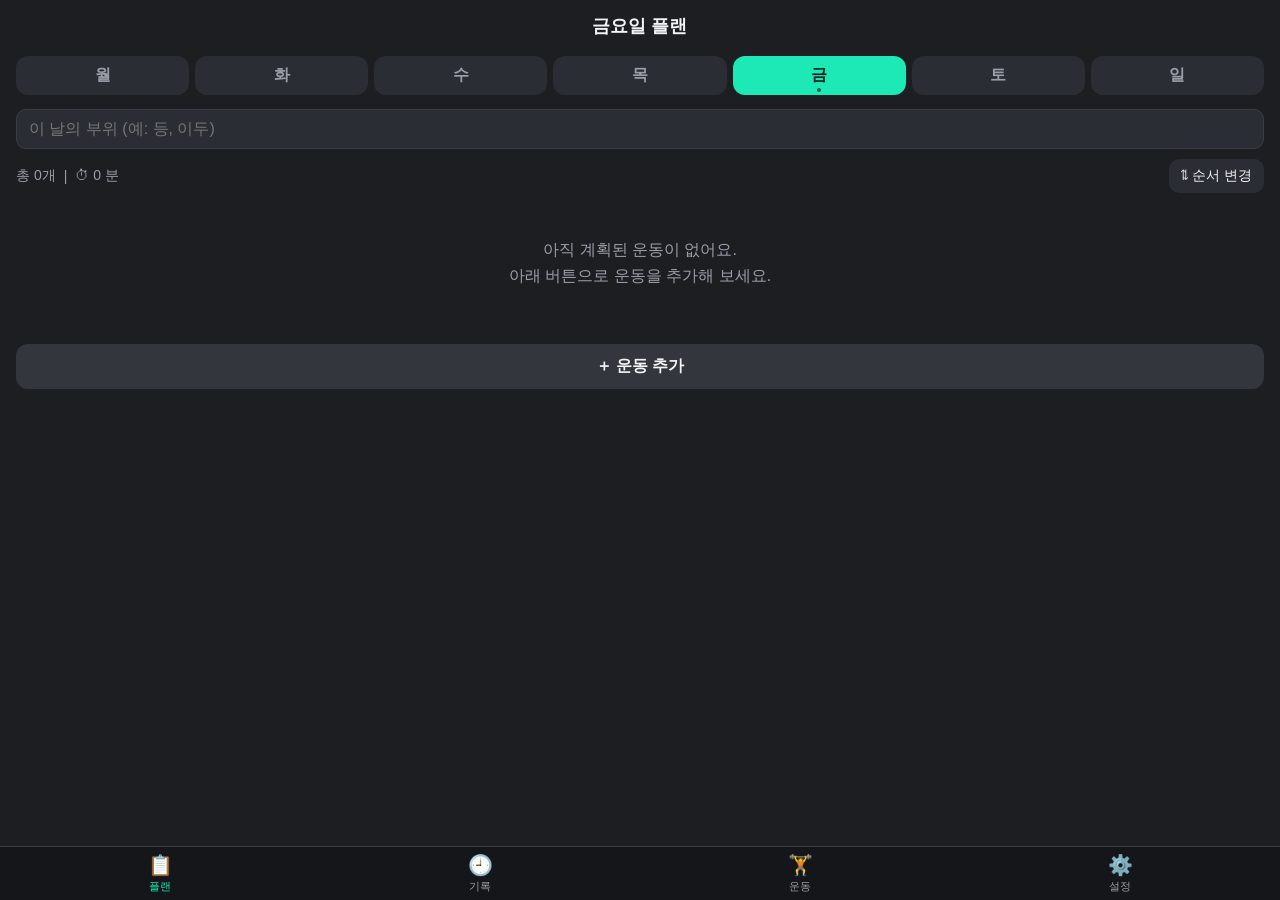
<file: app/index.html>
<!doctype html>
<html lang="ko">
<head>
<meta charset="utf-8">
<meta name="viewport" content="width=device-width, initial-scale=1, viewport-fit=cover, user-scalable=no">
<meta name="apple-mobile-web-app-capable" content="yes">
<meta name="mobile-web-app-capable" content="yes">
<meta name="apple-mobile-web-app-status-bar-style" content="black-translucent">
<meta name="apple-mobile-web-app-title" content="운동기록">
<meta name="theme-color" content="#1c1e22">
<link rel="manifest" href="manifest.webmanifest">
<link rel="apple-touch-icon" href="icon-180.png">
<link rel="icon" href="icon-192.png">
<link rel="stylesheet" href="style.css">
<title>운동기록</title>
</head>
<body>
<div id="app"></div>
<script src="data.js"></script>
<script src="app.js"></script>
</body>
</html>
</file>
<file: app/style.css>
:root {
  --bg: #1c1e22; --bg2: #14161a; --card: #33363d; --card2: #2a2d33; --line: #3a3d44;
  --text: #f2f3f5; --sub: #9a9ea8; --accent: #1de9b6; --accent-d: #0b3d33; --danger: #ff6b6b;
  --safe-b: env(safe-area-inset-bottom, 0px); --safe-t: env(safe-area-inset-top, 0px);
}
* { box-sizing: border-box; -webkit-tap-highlight-color: transparent; }
html, body { margin: 0; height: 100%; background: var(--bg); color: var(--text); overscroll-behavior: none;
  font-family: -apple-system, BlinkMacSystemFont, 'Apple SD Gothic Neo', 'Noto Sans KR', sans-serif; }
body { position: fixed; inset: 0; }
button { font: inherit; color: inherit; background: none; border: 0; cursor: pointer; padding: 0; }
input, textarea, select { font: inherit; color: var(--text); background: var(--card2); border: 1px solid var(--line);
  border-radius: 10px; padding: 10px 12px; width: 100%; outline: none; font-size: 16px; }
input:focus, textarea:focus, select:focus { border-color: var(--accent); }
textarea { resize: vertical; min-height: 90px; }
label { display: block; font-size: 13px; color: var(--sub); margin: 14px 0 6px; }

#app { position: absolute; inset: 0; display: flex; flex-direction: column; }
.screen { position: absolute; inset: 0; display: flex; flex-direction: column; background: var(--bg); z-index: 5; }
.topbar { display: flex; align-items: center; justify-content: space-between; min-height: 52px;
  padding: calc(var(--safe-t) + 6px) 12px 6px; flex: none; }
.topbar h1 { font-size: 18px; margin: 0; font-weight: 700; text-align: center; flex: 1; padding: 0 6px;
  overflow: hidden; text-overflow: ellipsis; white-space: nowrap; }
.icon-btn { width: 40px; height: 40px; display: grid; place-items: center; font-size: 22px; border-radius: 20px; }
.icon-btn:active { background: var(--card2); }
.scroll { flex: 1; overflow-y: auto; -webkit-overflow-scrolling: touch; padding: 0 16px 24px; }
.pad-bottom { height: 96px; }

.tabbar { flex: none; display: flex; background: var(--bg2); border-top: 1px solid var(--line);
  padding: 6px 0 calc(var(--safe-b) + 6px); }
.tabbar button { flex: 1; display: flex; flex-direction: column; align-items: center; gap: 2px; color: var(--sub); font-size: 11px; }
.tabbar button .ic { font-size: 20px; line-height: 1.2; }
.tabbar button.on { color: var(--accent); }

.days { display: flex; gap: 6px; padding: 4px 16px 8px; flex: none; }
.days button { flex: 1; padding: 9px 0; border-radius: 12px; background: var(--card2); color: var(--sub); font-weight: 600; position: relative; }
.days button.on { background: var(--accent); color: #05231c; }
.days button.today::after { content: ''; position: absolute; left: 50%; bottom: 3px; width: 4px; height: 4px; margin-left: -2px; border-radius: 2px; background: currentColor; opacity: .7; }

.meta { display: flex; align-items: center; gap: 8px; margin: 6px 0 4px; font-size: 14px; color: var(--sub); }
.meta .sp { flex: 1; }
.chip { background: var(--card2); border-radius: 10px; padding: 8px 12px; font-size: 14px; color: var(--text); }
.chip.on { background: var(--accent-d); color: var(--accent); outline: 1px solid var(--accent); }
.chips { display: flex; gap: 8px; overflow-x: auto; padding: 4px 0 10px; }
.chips .chip { flex: none; }

.item { display: flex; align-items: center; gap: 12px; padding: 14px 0; border-bottom: 1px solid var(--line); }
.item .thumb { width: 64px; height: 64px; border-radius: 12px; background: var(--card2); flex: none; overflow: hidden;
  display: grid; place-items: center; font-size: 12px; color: var(--accent); font-weight: 700; text-align: center; }
.item .thumb img { width: 100%; height: 100%; object-fit: cover; }
.item .body { flex: 1; min-width: 0; }
.item .name { font-size: 17px; font-weight: 600; }
.item .sub { font-size: 14px; color: var(--sub); margin-top: 3px; }
.item .memo { font-size: 13px; color: var(--accent); margin-top: 4px; white-space: pre-wrap; display: -webkit-box;
  -webkit-line-clamp: 2; -webkit-box-orient: vertical; overflow: hidden; }
.item .ctl { display: flex; flex-direction: column; }
.item .ctl button { padding: 2px 10px; font-size: 16px; color: var(--sub); }

.fab { position: absolute; left: 16px; right: 16px; bottom: 12px; height: 54px; border-radius: 16px; background: var(--accent);
  color: #05231c; font-size: 18px; font-weight: 700; box-shadow: 0 6px 20px rgba(0,0,0,.4); }
.fab.danger { background: var(--danger); color: #2b0606; }
.wrap-bottom { position: relative; flex: none; }
.btn { background: var(--card); border-radius: 12px; padding: 12px 16px; font-weight: 600; }
.btn.primary { background: var(--accent); color: #05231c; }
.btn.danger { background: #4a2a2a; color: var(--danger); }
.btn.block { width: 100%; display: block; text-align: center; }
.row { display: flex; gap: 8px; }
.row > * { flex: 1; }

.tabs2 { display: flex; border-bottom: 2px solid var(--line); flex: none; }
.tabs2 button { flex: 1; padding: 12px 0; color: var(--sub); font-size: 16px; margin-bottom: -2px; border-bottom: 2px solid transparent; }
.tabs2 button.on { color: var(--text); border-bottom-color: var(--text); }

h2 { font-size: 22px; margin: 22px 0 10px; }
h3 { font-size: 18px; margin: 20px 0 8px; }
ol, ul.guide { padding-left: 20px; margin: 0; line-height: 1.7; color: #dfe1e5; }
.sect { background: var(--card2); border-radius: 14px; padding: 4px 16px 16px; margin-top: 14px; }
.photo { width: 100%; max-height: 260px; object-fit: cover; border-radius: 14px; background: var(--card2); margin-top: 14px; display: block; }
.empty { text-align: center; color: var(--sub); padding: 40px 0; line-height: 1.6; }

.log-date { font-size: 17px; margin: 22px 0 10px; }
.log-card { background: var(--card); border-radius: 18px; padding: 18px 20px; display: grid; grid-template-columns: 1fr 1fr; gap: 10px 12px; font-size: 20px; }
.log-card .t { grid-column: 1 / -1; font-size: 13px; color: var(--sub); margin-bottom: -2px; }

.card { background: var(--card2); border-radius: 16px; padding: 14px 16px; margin-top: 12px; }
.sess { background: var(--card); border-radius: 16px; padding: 14px 16px; margin-top: 12px; display: block; width: 100%; text-align: left; }
.sess .h { display: flex; justify-content: space-between; font-weight: 700; }
.sess .s { color: var(--sub); font-size: 14px; margin-top: 4px; }
.stats { display: flex; gap: 10px; margin: 8px 0; }
.stats .card { flex: 1; text-align: center; margin: 0; }
.stats b { font-size: 24px; display: block; color: var(--accent); }
.stats span { font-size: 12px; color: var(--sub); }

/* workout */
.w-card { background: var(--card2); border-radius: 16px; padding: 14px; margin-top: 14px; }
.w-card .nm { font-size: 17px; font-weight: 700; display: flex; justify-content: space-between; align-items: center; gap: 8px; }
.w-card .memo { font-size: 13px; color: var(--accent); background: var(--accent-d); border-radius: 10px; padding: 8px 10px; margin: 8px 0 2px; white-space: pre-wrap; }
.w-card .last { font-size: 12px; color: var(--sub); margin-top: 6px; }
.setrow { display: grid; grid-template-columns: 28px 1fr 1fr 46px; gap: 8px; align-items: center; margin-top: 8px; }
.setrow .n { text-align: center; color: var(--sub); font-weight: 700; }
.setrow input { text-align: center; padding: 9px 4px; }
.setrow .ck { height: 42px; border-radius: 10px; background: var(--card); color: var(--sub); font-size: 20px; }
.setrow.done .ck { background: var(--accent); color: #05231c; }
.setrow.done input { background: var(--accent-d); border-color: var(--accent-d); }
.restbar { position: absolute; left: 12px; right: 12px; bottom: calc(var(--safe-b) + 76px); background: #0e2f29; border: 1px solid var(--accent);
  border-radius: 16px; padding: 10px 14px; display: flex; align-items: center; gap: 10px; z-index: 40; }
.restbar .tm { font-size: 26px; font-weight: 700; color: var(--accent); flex: 1; font-variant-numeric: tabular-nums; }
.restbar button { padding: 8px 12px; background: var(--card); border-radius: 10px; font-size: 14px; }

/* sheet */
.overlay { position: fixed; inset: 0; background: rgba(0,0,0,.6); z-index: 50; display: flex; align-items: flex-end; }
.sheet { background: var(--bg); width: 100%; max-height: 88%; overflow-y: auto; border-radius: 22px 22px 0 0; padding: 18px 18px calc(var(--safe-b) + 22px); }
.sheet h3 { margin-top: 2px; }
.sheet .pick { display: flex; align-items: center; justify-content: space-between; padding: 14px 4px; border-bottom: 1px solid var(--line); width: 100%; text-align: left; }
.sheet .pick small { color: var(--sub); }

.chart { width: 100%; background: var(--card2); border-radius: 16px; padding: 10px; margin-top: 8px; }
.chart svg { width: 100%; height: auto; display: block; }
.toast { position: fixed; left: 50%; bottom: 120px; transform: translateX(-50%); background: #000c; padding: 10px 16px; border-radius: 20px; z-index: 99; font-size: 14px; }
.hint { font-size: 13px; color: var(--sub); line-height: 1.6; }
</file>
